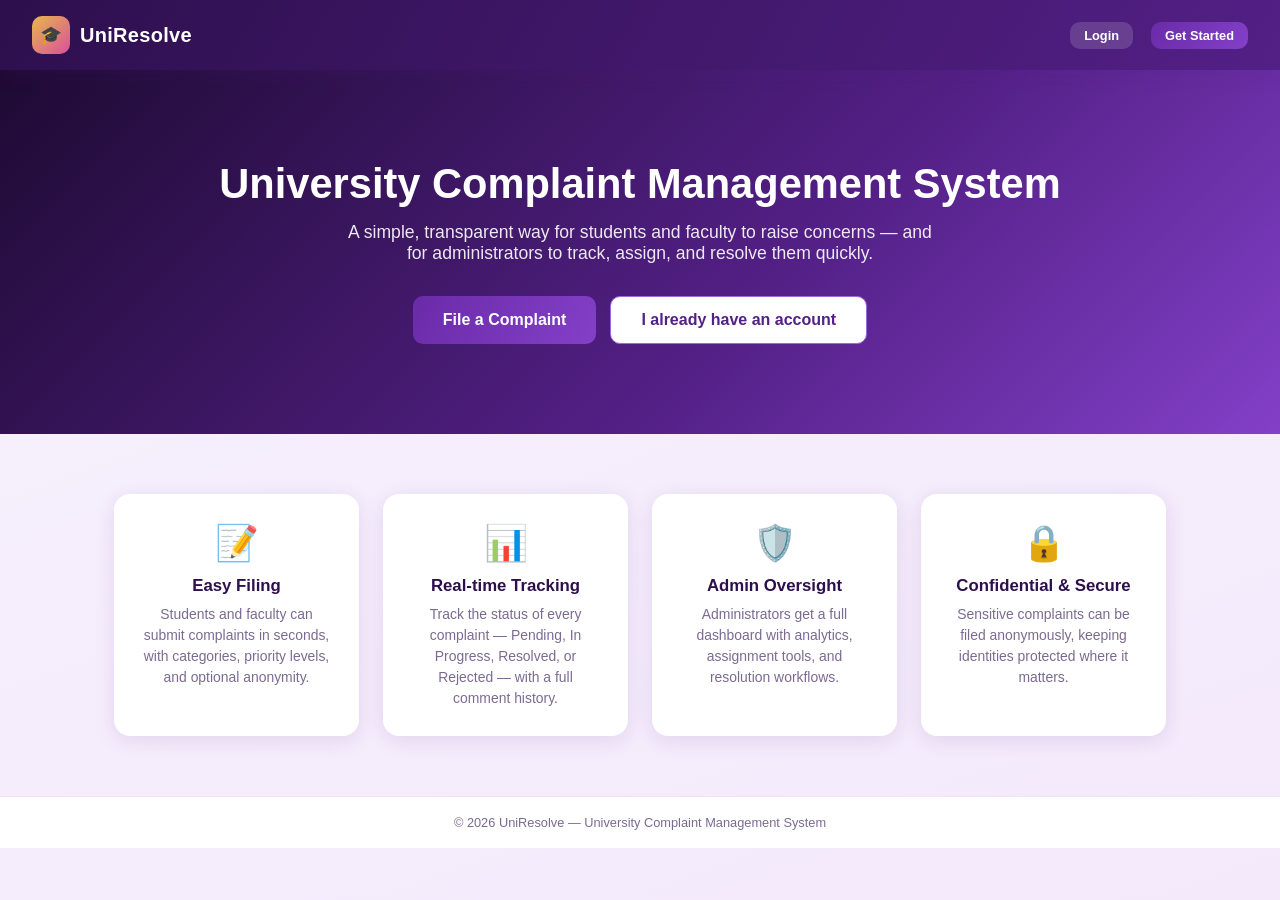
<file: frontend/index.html>
<!DOCTYPE html>
<html lang="en">
<head>
<meta charset="UTF-8" />
<meta name="viewport" content="width=device-width, initial-scale=1.0" />
<title>UniResolve — University Complaint Management System</title>
<link rel="stylesheet" href="css/style.css" />
</head>
<body>
  <div class="page-wrap">
    <header class="topbar">
      <div class="brand"><div class="brand-icon">🎓</div><span>UniResolve</span></div>
      <div class="topbar-right">
        <a href="pages/login.html" class="btn btn-ghost btn-sm">Login</a>
        <a href="pages/register.html" class="btn btn-primary btn-sm">Get Started</a>
      </div>
    </header>

    <section class="landing-hero">
      <h1>University Complaint Management System</h1>
      <p>A simple, transparent way for students and faculty to raise concerns — and for administrators to track, assign, and resolve them quickly.</p>
      <div class="hero-actions">
        <a href="pages/register.html" class="btn btn-primary">File a Complaint</a>
        <a href="pages/login.html" class="btn btn-outline" style="background:white;">I already have an account</a>
      </div>
    </section>

    <section class="features">
      <div class="feature-card">
        <div class="fc-icon">📝</div>
        <h3>Easy Filing</h3>
        <p>Students and faculty can submit complaints in seconds, with categories, priority levels, and optional anonymity.</p>
      </div>
      <div class="feature-card">
        <div class="fc-icon">📊</div>
        <h3>Real-time Tracking</h3>
        <p>Track the status of every complaint — Pending, In Progress, Resolved, or Rejected — with a full comment history.</p>
      </div>
      <div class="feature-card">
        <div class="fc-icon">🛡️</div>
        <h3>Admin Oversight</h3>
        <p>Administrators get a full dashboard with analytics, assignment tools, and resolution workflows.</p>
      </div>
      <div class="feature-card">
        <div class="fc-icon">🔒</div>
        <h3>Confidential & Secure</h3>
        <p>Sensitive complaints can be filed anonymously, keeping identities protected where it matters.</p>
      </div>
    </section>

    <footer class="site-footer">© 2026 UniResolve — University Complaint Management System</footer>
  </div>
</body>
</html>
</file>
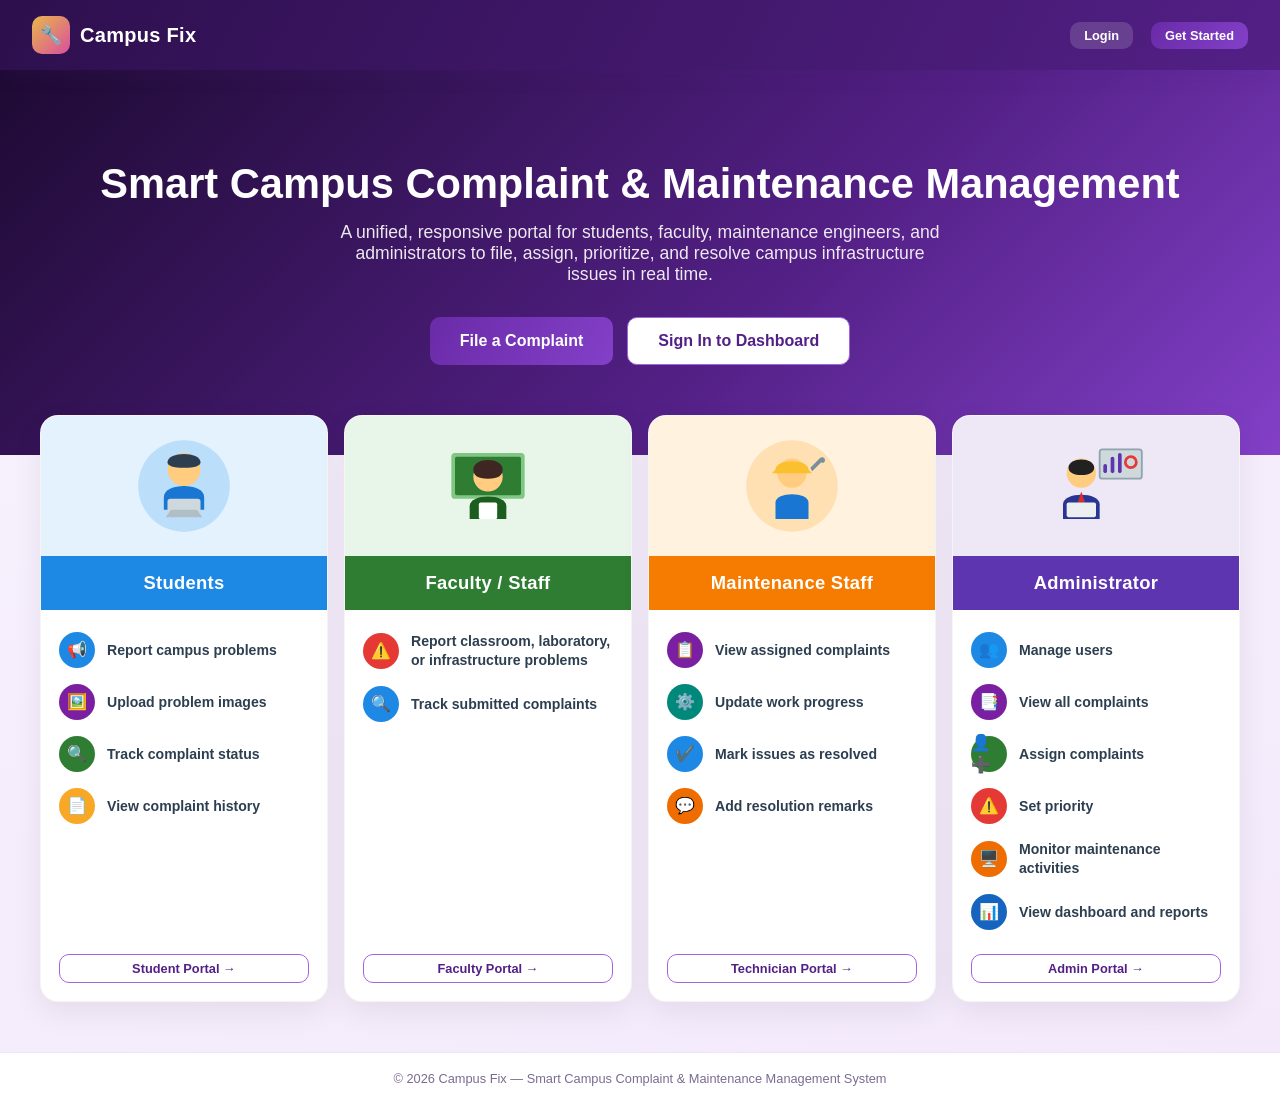
<file: src/main/webapp/index.html>
<!DOCTYPE html>
<html lang="en">
<head>
<meta charset="UTF-8" />
<meta name="viewport" content="width=device-width, initial-scale=1.0" />
<title>Campus Fix — Smart Campus Complaint and Maintenance Management System</title>
<link rel="stylesheet" href="css/style.css" />
</head>
<body>
  <div class="page-wrap">
    <header class="topbar">
      <div class="brand"><div class="brand-icon">🔧</div><span>Campus Fix</span></div>
      <div class="topbar-right">
        <a href="pages/login.html" class="btn btn-ghost btn-sm">Login</a>
        <a href="pages/register.html" class="btn btn-primary btn-sm">Get Started</a>
      </div>
    </header>

    <section class="landing-hero">
      <h1>Smart Campus Complaint & Maintenance Management</h1>
      <p>A unified, responsive portal for students, faculty, maintenance engineers, and administrators to file, assign, prioritize, and resolve campus infrastructure issues in real time.</p>
      <div class="hero-actions">
        <a href="pages/register.html" class="btn btn-primary">File a Complaint</a>
        <a href="pages/login.html" class="btn btn-outline" style="background:white;">Sign In to Dashboard</a>
      </div>
    </section>

    <!-- 4-Role Role Matrix Section directly matching user reference design -->
    <section class="role-matrix-section">
      <div class="role-matrix-grid">

        <!-- 1. Students -->
        <div class="role-col-card">
          <div class="role-col-illustration role-ill-blue">
            <svg width="110" height="110" viewBox="0 0 120 120" fill="none">
              <circle cx="60" cy="60" r="50" fill="#bbdefb" />
              <!-- Student with backpack and laptop -->
              <circle cx="60" cy="42" r="18" fill="#ffcc80" />
              <path d="M42 34 C42 22, 78 22, 78 34 C78 38, 72 40, 60 40 C48 40, 42 38, 42 34 Z" fill="#2c3e50" />
              <path d="M38 72 C38 56, 82 56, 82 72 L82 86 L38 86 Z" fill="#1976d2" />
              <rect x="42" y="74" width="36" height="20" rx="3" fill="#cfd8dc" />
              <polygon points="40,94 80,94 74,86 46,86" fill="#b0bec5" />
            </svg>
          </div>
          <div class="role-col-header-banner role-banner-blue">Students</div>
          <div class="role-col-features">
            <div class="role-feat-item">
              <div class="role-feat-icon icon-blue">📢</div>
              <span>Report campus problems</span>
            </div>
            <div class="role-feat-item">
              <div class="role-feat-icon icon-purple">🖼️</div>
              <span>Upload problem images</span>
            </div>
            <div class="role-feat-item">
              <div class="role-feat-icon icon-green">🔍</div>
              <span>Track complaint status</span>
            </div>
            <div class="role-feat-item">
              <div class="role-feat-icon icon-gold">📄</div>
              <span>View complaint history</span>
            </div>
          </div>
          <div class="role-card-footer">
            <a href="pages/login.html" class="btn btn-outline btn-block btn-sm" onclick="localStorage.setItem('quick_role', 'student')">Student Portal &rarr;</a>
          </div>
        </div>

        <!-- 2. Faculty / Staff -->
        <div class="role-col-card">
          <div class="role-col-illustration role-ill-green">
            <svg width="110" height="110" viewBox="0 0 120 120" fill="none">
              <rect x="20" y="24" width="80" height="50" rx="4" fill="#81c784" />
              <rect x="24" y="28" width="72" height="42" rx="2" fill="#2e7d32" />
              <!-- Teacher/Faculty figure -->
              <circle cx="60" cy="50" r="16" fill="#ffcc80" />
              <path d="M44 42 C44 28, 76 28, 76 42 C76 48, 72 52, 60 52 C48 52, 44 48, 44 42 Z" fill="#3e2723" />
              <path d="M40 82 C40 68, 80 68, 80 82 L80 96 L40 96 Z" fill="#1b5e20" />
              <rect x="50" y="78" width="20" height="18" rx="2" fill="#fff" />
            </svg>
          </div>
          <div class="role-col-header-banner role-banner-green">Faculty / Staff</div>
          <div class="role-col-features">
            <div class="role-feat-item">
              <div class="role-feat-icon icon-red">⚠️</div>
              <span>Report classroom, laboratory, or infrastructure problems</span>
            </div>
            <div class="role-feat-item">
              <div class="role-feat-icon icon-blue">🔍</div>
              <span>Track submitted complaints</span>
            </div>
          </div>
          <div class="role-card-footer">
            <a href="pages/login.html" class="btn btn-outline btn-block btn-sm" onclick="localStorage.setItem('quick_role', 'faculty')">Faculty Portal &rarr;</a>
          </div>
        </div>

        <!-- 3. Maintenance Staff -->
        <div class="role-col-card">
          <div class="role-col-illustration role-ill-orange">
            <svg width="110" height="110" viewBox="0 0 120 120" fill="none">
              <circle cx="60" cy="60" r="50" fill="#ffe0b2" />
              <!-- Technician with yellow helmet and wrench -->
              <circle cx="60" cy="46" r="16" fill="#ffcc80" />
              <path d="M42 42 C42 30, 78 30, 78 42 L82 46 L38 46 Z" fill="#fbc02d" />
              <path d="M42 78 C42 66, 78 66, 78 78 L78 96 L42 96 Z" fill="#1976d2" />
              <!-- Wrench -->
              <path d="M82 44 L92 34 C94 36, 96 34, 96 32 C96 28, 92 28, 90 30 L80 40 Z" fill="#78909c" />
            </svg>
          </div>
          <div class="role-col-header-banner role-banner-orange">Maintenance Staff</div>
          <div class="role-col-features">
            <div class="role-feat-item">
              <div class="role-feat-icon icon-purple">📋</div>
              <span>View assigned complaints</span>
            </div>
            <div class="role-feat-item">
              <div class="role-feat-icon icon-teal">⚙️</div>
              <span>Update work progress</span>
            </div>
            <div class="role-feat-item">
              <div class="role-feat-icon icon-blue">✔️</div>
              <span>Mark issues as resolved</span>
            </div>
            <div class="role-feat-item">
              <div class="role-feat-icon icon-orange">💬</div>
              <span>Add resolution remarks</span>
            </div>
          </div>
          <div class="role-card-footer">
            <a href="pages/login.html" class="btn btn-outline btn-block btn-sm" onclick="localStorage.setItem('quick_role', 'maintenance')">Technician Portal &rarr;</a>
          </div>
        </div>

        <!-- 4. Administrator -->
        <div class="role-col-card">
          <div class="role-col-illustration role-ill-purple">
            <svg width="110" height="110" viewBox="0 0 120 120" fill="none">
              <!-- Admin dashboard monitor behind user -->
              <rect x="64" y="20" width="46" height="32" rx="3" fill="#cfd8dc" stroke="#90a4ae" stroke-width="2" />
              <line x1="70" y1="38" x2="70" y2="44" stroke="#5e35b1" stroke-width="4" stroke-linecap="round" />
              <line x1="78" y1="30" x2="78" y2="44" stroke="#5e35b1" stroke-width="4" stroke-linecap="round" />
              <line x1="86" y1="26" x2="86" y2="44" stroke="#5e35b1" stroke-width="4" stroke-linecap="round" />
              <circle cx="98" cy="34" r="6" stroke="#e53935" stroke-width="3" fill="none" />
              <!-- Admin in suit with laptop -->
              <circle cx="44" cy="46" r="16" fill="#ffcc80" />
              <path d="M30 40 C30 28, 58 28, 58 40 C58 44, 54 48, 44 48 C34 48, 30 44, 30 40 Z" fill="#212121" />
              <path d="M24 80 C24 66, 64 66, 64 80 L64 96 L24 96 Z" fill="#283593" />
              <polygon points="44,66 40,78 48,78" fill="#d32f2f" />
              <rect x="28" y="78" width="32" height="16" rx="2" fill="#eceff1" />
            </svg>
          </div>
          <div class="role-col-header-banner role-banner-purple">Administrator</div>
          <div class="role-col-features">
            <div class="role-feat-item">
              <div class="role-feat-icon icon-blue">👥</div>
              <span>Manage users</span>
            </div>
            <div class="role-feat-item">
              <div class="role-feat-icon icon-purple">📑</div>
              <span>View all complaints</span>
            </div>
            <div class="role-feat-item">
              <div class="role-feat-icon icon-green">👤➕</div>
              <span>Assign complaints</span>
            </div>
            <div class="role-feat-item">
              <div class="role-feat-icon icon-red">⚠️</div>
              <span>Set priority</span>
            </div>
            <div class="role-feat-item">
              <div class="role-feat-icon icon-orange">🖥️</div>
              <span>Monitor maintenance activities</span>
            </div>
            <div class="role-feat-item">
              <div class="role-feat-icon icon-deepblue">📊</div>
              <span>View dashboard and reports</span>
            </div>
          </div>
          <div class="role-card-footer">
            <a href="pages/login.html" class="btn btn-outline btn-block btn-sm" onclick="localStorage.setItem('quick_role', 'admin')">Admin Portal &rarr;</a>
          </div>
        </div>

      </div>
    </section>

    <footer class="site-footer">© 2026 Campus Fix — Smart Campus Complaint & Maintenance Management System</footer>
  </div>
</body>
</html>
</file>
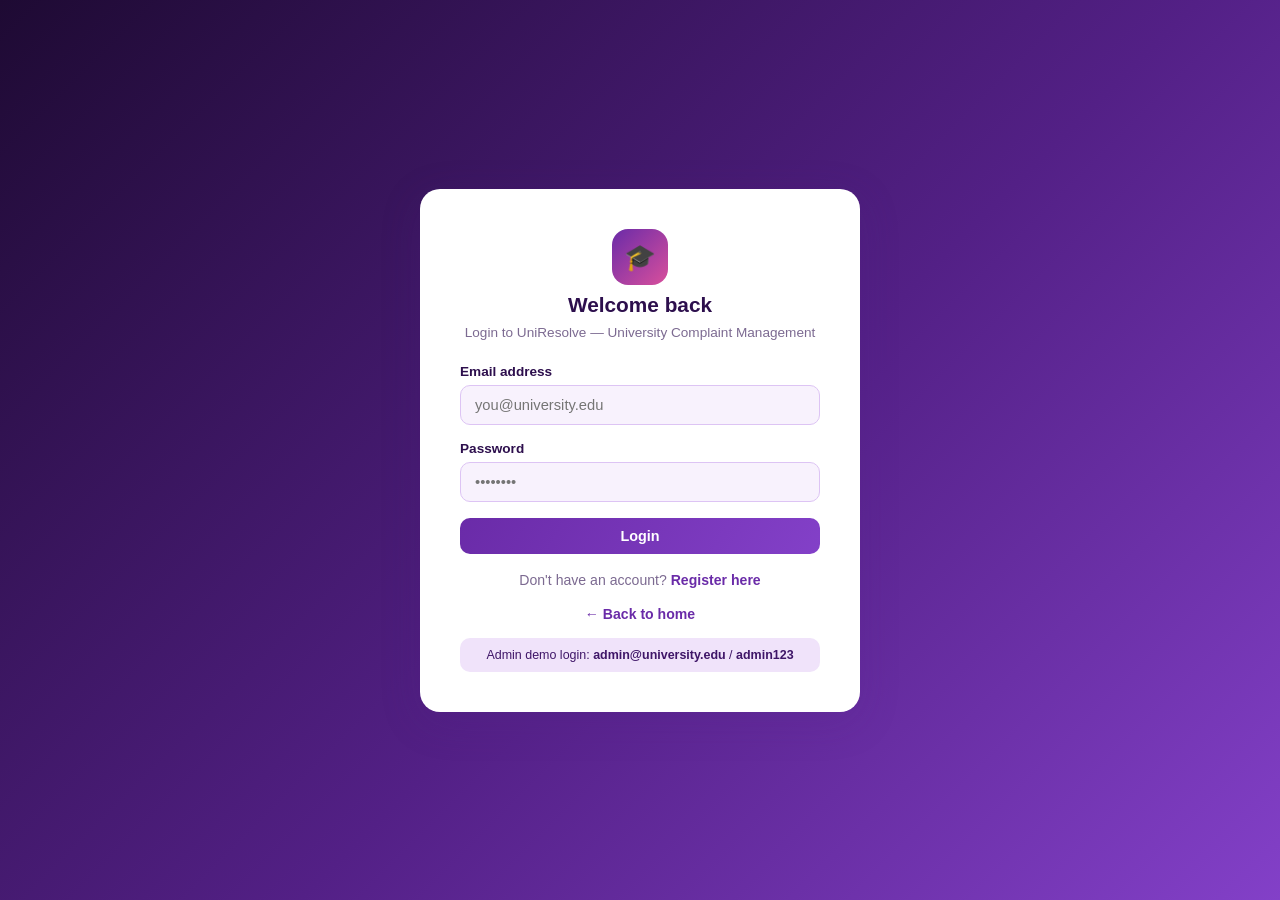
<file: frontend/pages/admin-dashboard.html>
<!DOCTYPE html>
<html lang="en">
<head>
<meta charset="UTF-8" />
<meta name="viewport" content="width=device-width, initial-scale=1.0" />
<title>Admin Dashboard — UniResolve</title>
<link rel="stylesheet" href="../css/style.css" />
</head>
<body>
  <div class="page-wrap">
    <header class="topbar" id="topbar"></header>

    <div class="dash-layout">
      <aside class="sidebar">
        <div class="nav-item active" data-view="overview">📊 Overview</div>
        <div class="nav-item" data-view="allComplaints">📋 All Complaints</div>
        <div class="nav-item" data-view="users">👥 Users</div>
      </aside>

      <main class="dash-main">
        <!-- Overview -->
        <div id="viewOverview">
          <div class="page-header">
            <div>
              <h2>Admin Overview</h2>
              <p>Snapshot of complaint activity across the university.</p>
            </div>
          </div>
          <div class="stat-grid" id="statGrid"></div>

          <div class="card">
            <h3 style="color:var(--purple-900);margin-bottom:14px;font-size:1.05rem;">Recent Complaints</h3>
            <div id="recentList"></div>
          </div>
        </div>

        <!-- All complaints -->
        <div id="viewAllComplaints" style="display:none;">
          <div class="page-header">
            <div>
              <h2>All Complaints</h2>
              <p>Review, assign, and resolve complaints from students and faculty.</p>
            </div>
          </div>
          <div class="filter-bar">
            <select id="statusFilter">
              <option value="All">All Statuses</option>
              <option>Pending</option>
              <option>In Progress</option>
              <option>Resolved</option>
              <option>Rejected</option>
            </select>
            <select id="categoryFilter">
              <option value="All">All Categories</option>
            </select>
            <input type="text" id="searchInput" placeholder="Search complaints..." />
          </div>
          <div id="complaintList"></div>
        </div>

        <!-- Users -->
        <div id="viewUsers" style="display:none;">
          <div class="page-header">
            <div>
              <h2>Registered Users</h2>
              <p>All students, faculty, and admin accounts. Use a user's ID to assign complaints to them.</p>
            </div>
          </div>
          <div class="card">
            <table style="width:100%;border-collapse:collapse;font-size:0.87rem;">
              <thead>
                <tr style="text-align:left;border-bottom:2px solid var(--purple-100);color:var(--purple-800);">
                  <th style="padding:10px;">ID</th>
                  <th style="padding:10px;">Name</th>
                  <th style="padding:10px;">Email</th>
                  <th style="padding:10px;">Role</th>
                  <th style="padding:10px;">Department</th>
                  <th style="padding:10px;">Joined</th>
                </tr>
              </thead>
              <tbody id="usersTableBody"></tbody>
            </table>
          </div>
        </div>
      </main>
    </div>

    <footer class="site-footer">© 2026 UniResolve — University Complaint Management System</footer>
  </div>

  <div class="modal-overlay" id="modalOverlay">
    <div class="modal-box">
      <div class="modal-header">
        <h3>Complaint Details</h3>
        <button class="modal-close" onclick="closeModal()">✕</button>
      </div>
      <div class="modal-body" id="modalBody"></div>
    </div>
  </div>

  <script src="../js/api.js"></script>
  <script src="../js/complaint-ui.js"></script>
  <script>
    let currentUser = null;
    let currentView = "overview";

    function switchView(view) {
      currentView = view;
      document.getElementById("viewOverview").style.display = view === "overview" ? "block" : "none";
      document.getElementById("viewAllComplaints").style.display = view === "allComplaints" ? "block" : "none";
      document.getElementById("viewUsers").style.display = view === "users" ? "block" : "none";
      document.querySelectorAll(".nav-item").forEach(n => n.classList.toggle("active", n.dataset.view === view));
      loadDashboardData();
    }

    async function loadDashboardData() {
      if (currentView === "overview") return loadOverview();
      if (currentView === "allComplaints") return loadAllComplaints();
      if (currentView === "users") return loadUsers();
    }

    async function loadOverview() {
      const stats = await api.adminStats();
      const statusOrder = ["Pending", "In Progress", "Resolved", "Rejected"];
      const classes = { "Pending": "pending", "In Progress": "progress", "Resolved": "resolved", "Rejected": "rejected" };
      const grid = document.getElementById("statGrid");
      grid.innerHTML = `
        <div class="stat-card">
          <div class="stat-value">${stats.total}</div>
          <div class="stat-label">Total Complaints</div>
        </div>
        ${statusOrder.map(s => `
          <div class="stat-card ${classes[s]}">
            <div class="stat-value">${stats.by_status[s] || 0}</div>
            <div class="stat-label">${s}</div>
          </div>
        `).join("")}
      `;
      renderComplaintList(document.getElementById("recentList"), stats.recent, currentUser);
    }

    async function loadAllComplaints() {
      const status = document.getElementById("statusFilter").value;
      const category = document.getElementById("categoryFilter").value;
      const search = document.getElementById("searchInput").value;
      const { complaints } = await api.listComplaints({ status, category, search });
      renderComplaintList(document.getElementById("complaintList"), complaints, currentUser);
    }

    async function loadUsers() {
      const { users } = await api.adminUsers();
      document.getElementById("usersTableBody").innerHTML = users.map(u => `
        <tr style="border-bottom:1px solid var(--purple-50);">
          <td style="padding:10px;">${u.id}</td>
          <td style="padding:10px;">${escapeHtml(u.name)}</td>
          <td style="padding:10px;">${escapeHtml(u.email)}</td>
          <td style="padding:10px;"><span class="role-badge" style="background:var(--purple-100);color:var(--purple-700);">${u.role}</span></td>
          <td style="padding:10px;">${escapeHtml(u.department || "-")}</td>
          <td style="padding:10px;">${formatDate(u.created_at)}</td>
        </tr>
      `).join("");
    }

    (async () => {
      currentUser = await requireAuth(["admin"]);
      if (!currentUser) return;
      await renderTopbar(currentUser, "overview");

      const { categories } = await api.meta();
      document.getElementById("categoryFilter").innerHTML += categories.map(c => `<option>${c}</option>`).join("");

      document.querySelectorAll(".nav-item").forEach(item => {
        item.addEventListener("click", () => switchView(item.dataset.view));
      });

      document.getElementById("statusFilter").addEventListener("change", loadDashboardData);
      document.getElementById("categoryFilter").addEventListener("change", loadDashboardData);
      document.getElementById("searchInput").addEventListener("input", debounce(loadDashboardData, 350));

      await loadOverview();
    })();

    function debounce(fn, ms) {
      let t;
      return (...args) => { clearTimeout(t); t = setTimeout(() => fn(...args), ms); };
    }

    document.getElementById("modalOverlay").addEventListener("click", (e) => {
      if (e.target.id === "modalOverlay") closeModal();
    });
  </script>
</body>
</html>
</file>
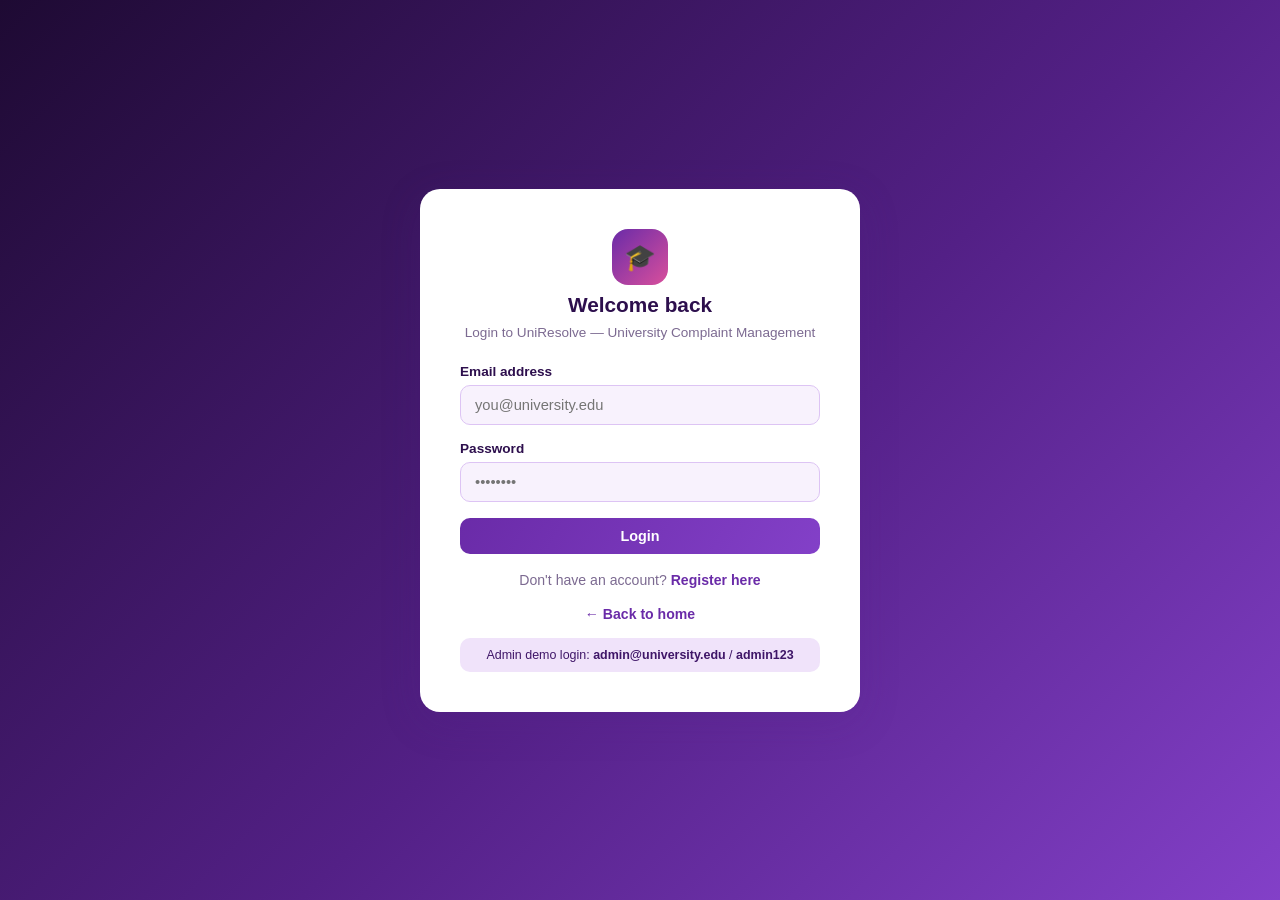
<file: frontend/pages/faculty-dashboard.html>
<!DOCTYPE html>
<html lang="en">
<head>
<meta charset="UTF-8" />
<meta name="viewport" content="width=device-width, initial-scale=1.0" />
<title>Faculty Dashboard — UniResolve</title>
<link rel="stylesheet" href="../css/style.css" />
</head>
<body>
  <div class="page-wrap">
    <header class="topbar" id="topbar"></header>

    <div class="dash-layout">
      <aside class="sidebar">
        <div class="nav-item active" data-view="myComplaints">📋 My Complaints</div>
        <div class="nav-item" data-view="newComplaint">➕ File Complaint</div>
      </aside>

      <main class="dash-main">
        <div id="viewMyComplaints">
          <div class="page-header">
            <div>
              <h2>My Complaints</h2>
              <p>Track the status of complaints you've filed.</p>
            </div>
          </div>
          <div class="filter-bar">
            <select id="statusFilter">
              <option value="All">All Statuses</option>
              <option>Pending</option>
              <option>In Progress</option>
              <option>Resolved</option>
              <option>Rejected</option>
            </select>
            <input type="text" id="searchInput" placeholder="Search my complaints..." />
          </div>
          <div id="complaintList"></div>
        </div>

        <div id="viewNewComplaint" style="display:none;">
          <div class="page-header">
            <div>
              <h2>File a New Complaint</h2>
              <p>Describe your issue clearly — this helps admins resolve it faster.</p>
            </div>
          </div>
          <div class="card" style="max-width:640px;">
            <div class="alert alert-error" id="formError"></div>
            <div class="alert alert-success" id="formSuccess"></div>
            <form id="complaintForm">
              <div class="form-group">
                <label>Title</label>
                <input type="text" id="title" placeholder="Brief summary of your issue" required />
              </div>
              <div class="form-row">
                <div class="form-group">
                  <label>Category</label>
                  <select id="category"></select>
                </div>
                <div class="form-group">
                  <label>Priority</label>
                  <select id="priority">
                    <option>Low</option>
                    <option selected>Medium</option>
                    <option>High</option>
                    <option>Urgent</option>
                  </select>
                </div>
              </div>
              <div class="form-group">
                <label>Description</label>
                <textarea id="description" placeholder="Explain the issue in detail..." required></textarea>
              </div>
              <div class="checkbox-row" style="margin-bottom:16px;">
                <input type="checkbox" id="isAnonymous" />
                <label for="isAnonymous" style="margin:0;font-weight:500;">File this complaint anonymously (hide my name from students, visible to admin)</label>
              </div>
              <button type="submit" class="btn btn-primary" id="submitBtn">Submit Complaint</button>
            </form>
          </div>
        </div>
      </main>
    </div>

    <footer class="site-footer">© 2026 UniResolve — University Complaint Management System</footer>
  </div>

  <div class="modal-overlay" id="modalOverlay">
    <div class="modal-box">
      <div class="modal-header">
        <h3>Complaint Details</h3>
        <button class="modal-close" onclick="closeModal()">✕</button>
      </div>
      <div class="modal-body" id="modalBody"></div>
    </div>
  </div>

  <script src="../js/api.js"></script>
  <script src="../js/complaint-ui.js"></script>
  <script>
    let currentUser = null;

    async function loadDashboardData() {
      const status = document.getElementById("statusFilter").value;
      const search = document.getElementById("searchInput").value;
      const { complaints } = await api.listComplaints({ status, search });
      renderComplaintList(document.getElementById("complaintList"), complaints, currentUser);
    }

    function switchView(view) {
      document.getElementById("viewMyComplaints").style.display = view === "myComplaints" ? "block" : "none";
      document.getElementById("viewNewComplaint").style.display = view === "newComplaint" ? "block" : "none";
      document.querySelectorAll(".nav-item").forEach(n => n.classList.toggle("active", n.dataset.view === view));
    }

    (async () => {
      currentUser = await requireAuth(["faculty"]);
      if (!currentUser) return;
      await renderTopbar(currentUser, "myComplaints");

      const { categories } = await api.meta();
      document.getElementById("category").innerHTML = categories.map(c => `<option>${c}</option>`).join("");

      document.querySelectorAll(".nav-item").forEach(item => {
        item.addEventListener("click", () => switchView(item.dataset.view));
      });

      document.getElementById("statusFilter").addEventListener("change", loadDashboardData);
      document.getElementById("searchInput").addEventListener("input", debounce(loadDashboardData, 350));

      document.getElementById("complaintForm").addEventListener("submit", async (e) => {
        e.preventDefault();
        const formError = document.getElementById("formError");
        const formSuccess = document.getElementById("formSuccess");
        formError.classList.remove("show"); formSuccess.classList.remove("show");
        const btn = document.getElementById("submitBtn");
        btn.disabled = true; btn.textContent = "Submitting...";

        try {
          await api.createComplaint({
            title: document.getElementById("title").value.trim(),
            description: document.getElementById("description").value.trim(),
            category: document.getElementById("category").value,
            priority: document.getElementById("priority").value,
            is_anonymous: document.getElementById("isAnonymous").checked,
          });
          formSuccess.textContent = "Complaint filed successfully!";
          formSuccess.classList.add("show");
          document.getElementById("complaintForm").reset();
          setTimeout(() => switchView("myComplaints"), 900);
          loadDashboardData();
        } catch (err) {
          formError.textContent = err.message;
          formError.classList.add("show");
        } finally {
          btn.disabled = false; btn.textContent = "Submit Complaint";
        }
      });

      await loadDashboardData();
    })();

    function debounce(fn, ms) {
      let t;
      return (...args) => { clearTimeout(t); t = setTimeout(() => fn(...args), ms); };
    }

    document.getElementById("modalOverlay").addEventListener("click", (e) => {
      if (e.target.id === "modalOverlay") closeModal();
    });
  </script>
</body>
</html>
</file>
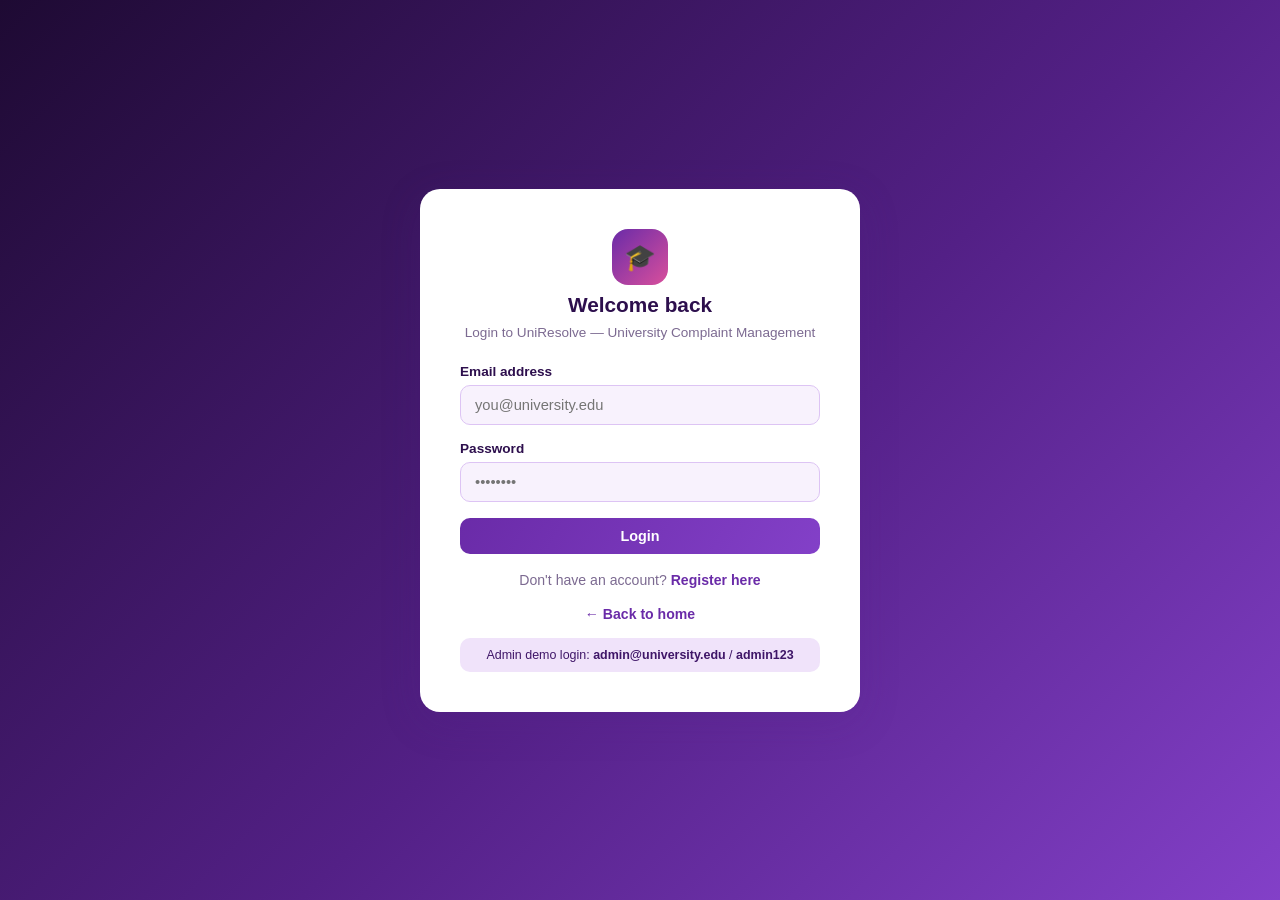
<file: frontend/pages/login.html>
<!DOCTYPE html>
<html lang="en">
<head>
<meta charset="UTF-8" />
<meta name="viewport" content="width=device-width, initial-scale=1.0" />
<title>Login — UniResolve</title>
<link rel="stylesheet" href="../css/style.css" />
</head>
<body>
  <div class="auth-wrap">
    <div class="auth-card">
      <div class="auth-logo">
        <div class="brand-icon">🎓</div>
        <h1>Welcome back</h1>
        <p>Login to UniResolve — University Complaint Management</p>
      </div>

      <div class="alert alert-error" id="errorAlert"></div>

      <form id="loginForm">
        <div class="form-group">
          <label>Email address</label>
          <input type="email" id="email" placeholder="you@university.edu" required />
        </div>
        <div class="form-group">
          <label>Password</label>
          <input type="password" id="password" placeholder="••••••••" required />
        </div>
        <button type="submit" class="btn btn-primary btn-block" id="loginBtn">Login</button>
      </form>

      <p class="auth-switch">Don't have an account? <a href="register.html">Register here</a></p>
      <p class="auth-switch"><a href="../index.html">&larr; Back to home</a></p>

      <div class="demo-hint">Admin demo login: <strong>admin@university.edu</strong> / <strong>admin123</strong></div>
    </div>
  </div>

  <script src="../js/api.js"></script>
  <script>
    document.getElementById("loginForm").addEventListener("submit", async (e) => {
      e.preventDefault();
      const errorAlert = document.getElementById("errorAlert");
      errorAlert.classList.remove("show");
      const btn = document.getElementById("loginBtn");
      btn.disabled = true; btn.textContent = "Logging in...";

      try {
        const { user } = await api.login({
          email: document.getElementById("email").value.trim(),
          password: document.getElementById("password").value,
        });
        window.location.href = dashboardUrlForRole(user.role);
      } catch (err) {
        errorAlert.textContent = err.message;
        errorAlert.classList.add("show");
        btn.disabled = false; btn.textContent = "Login";
      }
    });

    // If already logged in, redirect straight to dashboard
    (async () => {
      try {
        const { user } = await api.me();
        if (user) window.location.href = dashboardUrlForRole(user.role);
      } catch (e) {}
    })();
  </script>
</body>
</html>
</file>
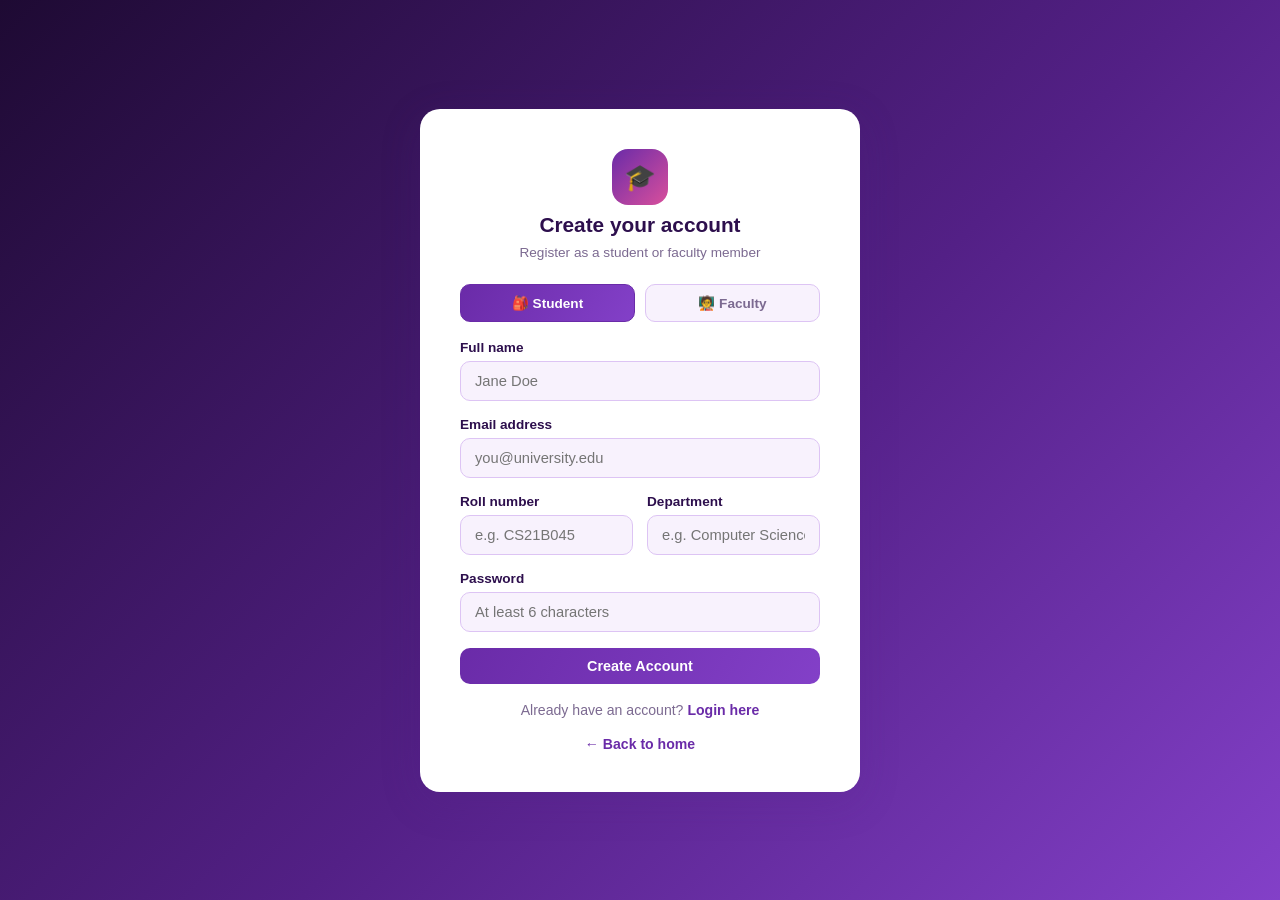
<file: frontend/pages/register.html>
<!DOCTYPE html>
<html lang="en">
<head>
<meta charset="UTF-8" />
<meta name="viewport" content="width=device-width, initial-scale=1.0" />
<title>Register — UniResolve</title>
<link rel="stylesheet" href="../css/style.css" />
</head>
<body>
  <div class="auth-wrap">
    <div class="auth-card">
      <div class="auth-logo">
        <div class="brand-icon">🎓</div>
        <h1>Create your account</h1>
        <p>Register as a student or faculty member</p>
      </div>

      <div class="alert alert-error" id="errorAlert"></div>

      <div class="role-toggle">
        <button type="button" class="active" data-role="student">🎒 Student</button>
        <button type="button" data-role="faculty">🧑‍🏫 Faculty</button>
      </div>

      <form id="registerForm">
        <div class="form-group">
          <label>Full name</label>
          <input type="text" id="name" placeholder="Jane Doe" required />
        </div>
        <div class="form-group">
          <label>Email address</label>
          <input type="email" id="email" placeholder="you@university.edu" required />
        </div>
        <div class="form-row">
          <div class="form-group">
            <label id="idLabel">Roll number</label>
            <input type="text" id="idNumber" placeholder="e.g. CS21B045" />
          </div>
          <div class="form-group">
            <label>Department</label>
            <input type="text" id="department" placeholder="e.g. Computer Science" />
          </div>
        </div>
        <div class="form-group">
          <label>Password</label>
          <input type="password" id="password" placeholder="At least 6 characters" required />
        </div>
        <button type="submit" class="btn btn-primary btn-block" id="registerBtn">Create Account</button>
      </form>

      <p class="auth-switch">Already have an account? <a href="login.html">Login here</a></p>
      <p class="auth-switch"><a href="../index.html">&larr; Back to home</a></p>
    </div>
  </div>

  <script src="../js/api.js"></script>
  <script>
    let selectedRole = "student";
    document.querySelectorAll(".role-toggle button").forEach(btn => {
      btn.addEventListener("click", () => {
        document.querySelectorAll(".role-toggle button").forEach(b => b.classList.remove("active"));
        btn.classList.add("active");
        selectedRole = btn.dataset.role;
        document.getElementById("idLabel").textContent = selectedRole === "student" ? "Roll number" : "Employee ID";
      });
    });

    document.getElementById("registerForm").addEventListener("submit", async (e) => {
      e.preventDefault();
      const errorAlert = document.getElementById("errorAlert");
      errorAlert.classList.remove("show");
      const btn = document.getElementById("registerBtn");
      btn.disabled = true; btn.textContent = "Creating account...";

      try {
        const { user } = await api.register({
          name: document.getElementById("name").value.trim(),
          email: document.getElementById("email").value.trim(),
          password: document.getElementById("password").value,
          role: selectedRole,
          department: document.getElementById("department").value.trim(),
          id_number: document.getElementById("idNumber").value.trim(),
        });
        window.location.href = dashboardUrlForRole(user.role);
      } catch (err) {
        errorAlert.textContent = err.message;
        errorAlert.classList.add("show");
        btn.disabled = false; btn.textContent = "Create Account";
      }
    });
  </script>
</body>
</html>
</file>
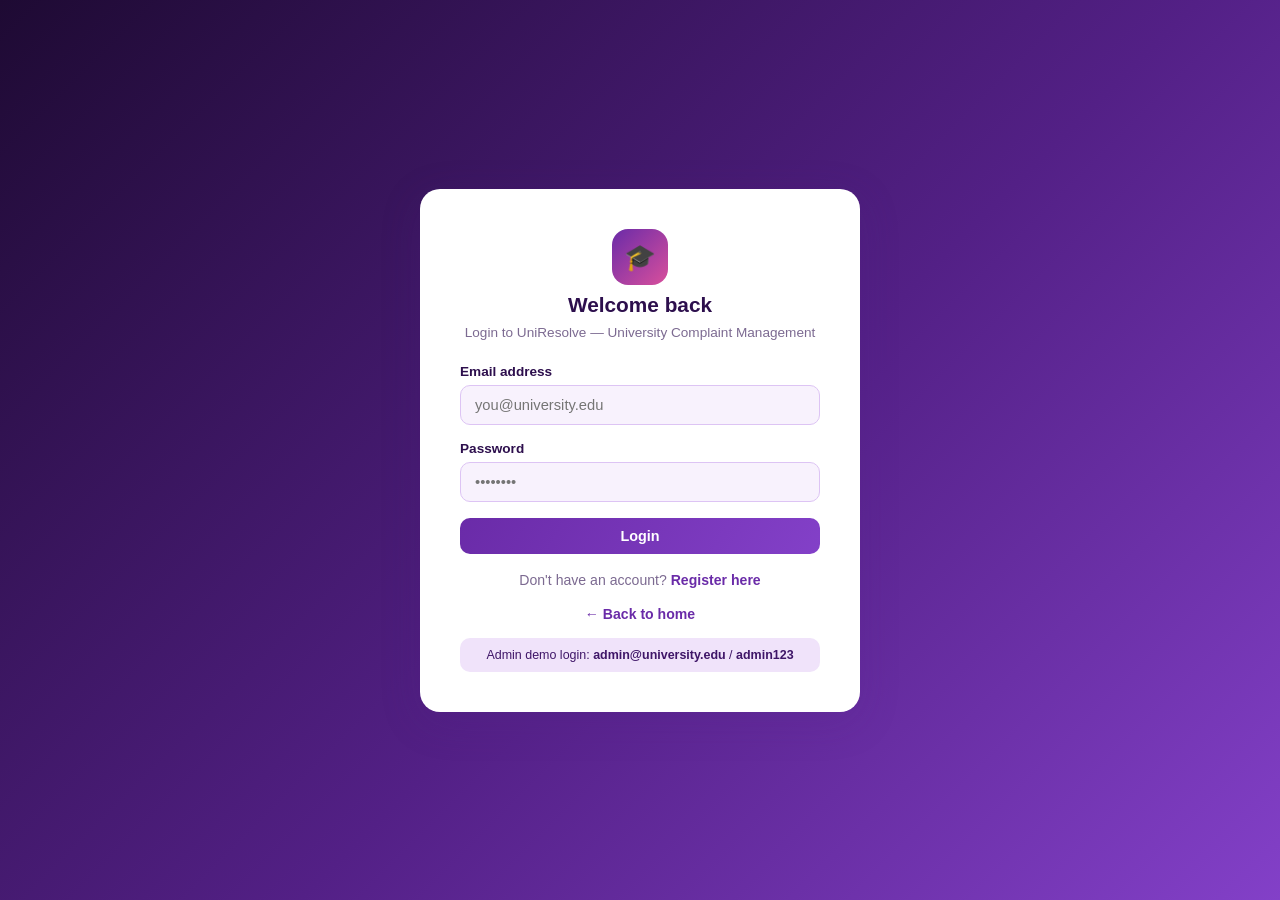
<file: frontend/pages/student-dashboard.html>
<!DOCTYPE html>
<html lang="en">
<head>
<meta charset="UTF-8" />
<meta name="viewport" content="width=device-width, initial-scale=1.0" />
<title>Student Dashboard — UniResolve</title>
<link rel="stylesheet" href="../css/style.css" />
</head>
<body>
  <div class="page-wrap">
    <header class="topbar" id="topbar"></header>

    <div class="dash-layout">
      <aside class="sidebar">
        <div class="nav-item active" data-view="myComplaints">📋 My Complaints</div>
        <div class="nav-item" data-view="newComplaint">➕ File Complaint</div>
      </aside>

      <main class="dash-main">
        <div id="viewMyComplaints">
          <div class="page-header">
            <div>
              <h2>My Complaints</h2>
              <p>Track the status of complaints you've filed.</p>
            </div>
          </div>
          <div class="filter-bar">
            <select id="statusFilter">
              <option value="All">All Statuses</option>
              <option>Pending</option>
              <option>In Progress</option>
              <option>Resolved</option>
              <option>Rejected</option>
            </select>
            <input type="text" id="searchInput" placeholder="Search my complaints..." />
          </div>
          <div id="complaintList"></div>
        </div>

        <div id="viewNewComplaint" style="display:none;">
          <div class="page-header">
            <div>
              <h2>File a New Complaint</h2>
              <p>Describe your issue clearly — this helps admins resolve it faster.</p>
            </div>
          </div>
          <div class="card" style="max-width:640px;">
            <div class="alert alert-error" id="formError"></div>
            <div class="alert alert-success" id="formSuccess"></div>
            <form id="complaintForm">
              <div class="form-group">
                <label>Title</label>
                <input type="text" id="title" placeholder="Brief summary of your issue" required />
              </div>
              <div class="form-row">
                <div class="form-group">
                  <label>Category</label>
                  <select id="category"></select>
                </div>
                <div class="form-group">
                  <label>Priority</label>
                  <select id="priority">
                    <option>Low</option>
                    <option selected>Medium</option>
                    <option>High</option>
                    <option>Urgent</option>
                  </select>
                </div>
              </div>
              <div class="form-group">
                <label>Description</label>
                <textarea id="description" placeholder="Explain the issue in detail..." required></textarea>
              </div>
              <div class="checkbox-row" style="margin-bottom:16px;">
                <input type="checkbox" id="isAnonymous" />
                <label for="isAnonymous" style="margin:0;font-weight:500;">File this complaint anonymously</label>
              </div>
              <button type="submit" class="btn btn-primary" id="submitBtn">Submit Complaint</button>
            </form>
          </div>
        </div>
      </main>
    </div>

    <footer class="site-footer">© 2026 UniResolve — University Complaint Management System</footer>
  </div>

  <div class="modal-overlay" id="modalOverlay">
    <div class="modal-box">
      <div class="modal-header">
        <h3>Complaint Details</h3>
        <button class="modal-close" onclick="closeModal()">✕</button>
      </div>
      <div class="modal-body" id="modalBody"></div>
    </div>
  </div>

  <script src="../js/api.js"></script>
  <script src="../js/complaint-ui.js"></script>
  <script>
    let currentUser = null;

    async function loadDashboardData() {
      const status = document.getElementById("statusFilter").value;
      const search = document.getElementById("searchInput").value;
      const { complaints } = await api.listComplaints({ status, search });
      renderComplaintList(document.getElementById("complaintList"), complaints, currentUser);
    }

    function switchView(view) {
      document.getElementById("viewMyComplaints").style.display = view === "myComplaints" ? "block" : "none";
      document.getElementById("viewNewComplaint").style.display = view === "newComplaint" ? "block" : "none";
      document.querySelectorAll(".nav-item").forEach(n => n.classList.toggle("active", n.dataset.view === view));
    }

    (async () => {
      currentUser = await requireAuth(["student"]);
      if (!currentUser) return;
      await renderTopbar(currentUser, "myComplaints");

      const { categories } = await api.meta();
      document.getElementById("category").innerHTML = categories.map(c => `<option>${c}</option>`).join("");

      document.querySelectorAll(".nav-item").forEach(item => {
        item.addEventListener("click", () => switchView(item.dataset.view));
      });

      document.getElementById("statusFilter").addEventListener("change", loadDashboardData);
      document.getElementById("searchInput").addEventListener("input", debounce(loadDashboardData, 350));

      document.getElementById("complaintForm").addEventListener("submit", async (e) => {
        e.preventDefault();
        const formError = document.getElementById("formError");
        const formSuccess = document.getElementById("formSuccess");
        formError.classList.remove("show"); formSuccess.classList.remove("show");
        const btn = document.getElementById("submitBtn");
        btn.disabled = true; btn.textContent = "Submitting...";

        try {
          await api.createComplaint({
            title: document.getElementById("title").value.trim(),
            description: document.getElementById("description").value.trim(),
            category: document.getElementById("category").value,
            priority: document.getElementById("priority").value,
            is_anonymous: document.getElementById("isAnonymous").checked,
          });
          formSuccess.textContent = "Complaint filed successfully!";
          formSuccess.classList.add("show");
          document.getElementById("complaintForm").reset();
          setTimeout(() => switchView("myComplaints"), 900);
          loadDashboardData();
        } catch (err) {
          formError.textContent = err.message;
          formError.classList.add("show");
        } finally {
          btn.disabled = false; btn.textContent = "Submit Complaint";
        }
      });

      await loadDashboardData();
    })();

    function debounce(fn, ms) {
      let t;
      return (...args) => { clearTimeout(t); t = setTimeout(() => fn(...args), ms); };
    }

    document.getElementById("modalOverlay").addEventListener("click", (e) => {
      if (e.target.id === "modalOverlay") closeModal();
    });
  </script>
</body>
</html>
</file>
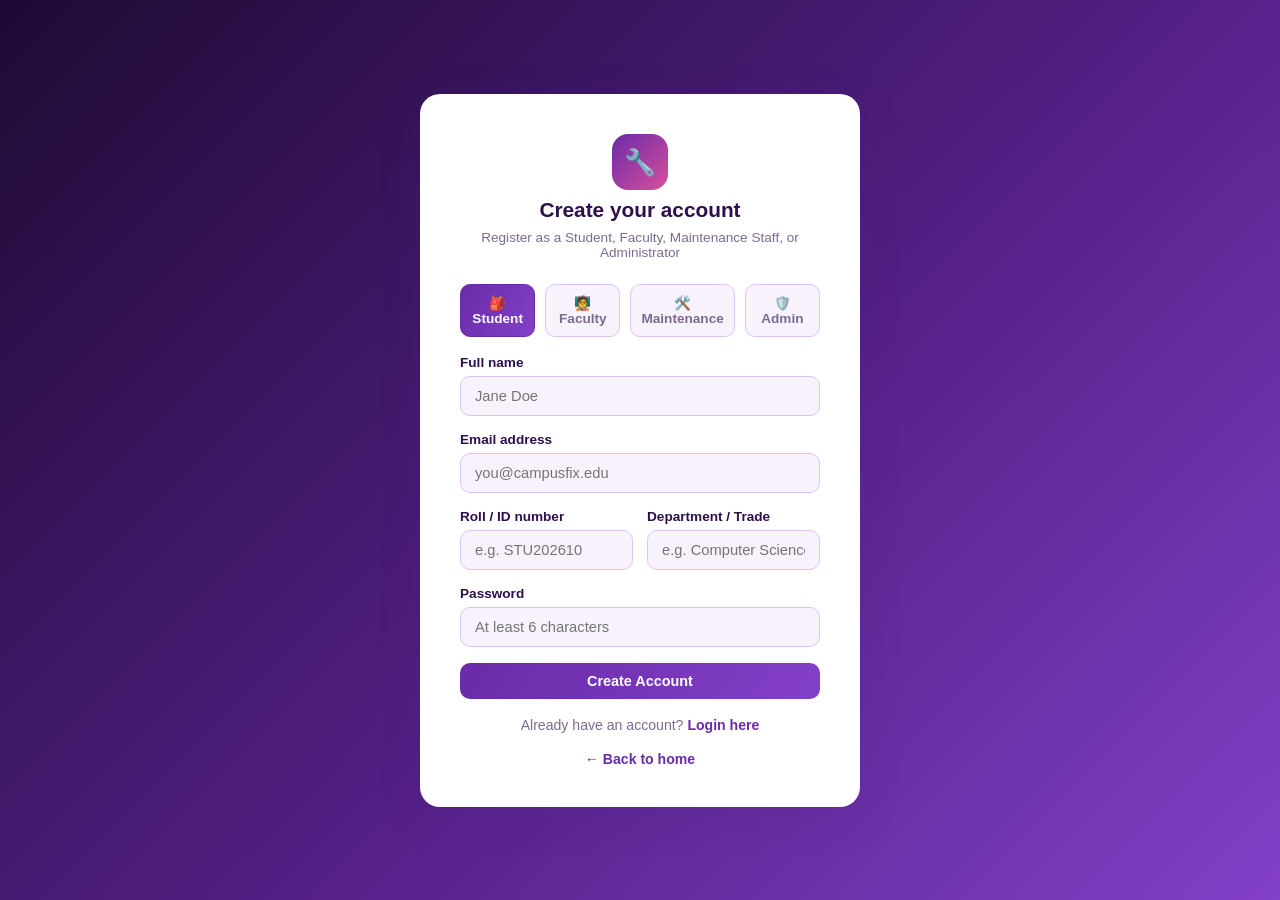
<file: src/main/webapp/pages/register.html>
<!DOCTYPE html>
<html lang="en">
<head>
<meta charset="UTF-8" />
<meta name="viewport" content="width=device-width, initial-scale=1.0" />
<title>Register — Campus Fix</title>
<link rel="stylesheet" href="../css/style.css" />
</head>
<body>
  <div class="auth-wrap">
    <div class="auth-card">
      <div class="auth-logo">
        <div class="brand-icon">🔧</div>
        <h1>Create your account</h1>
        <p>Register as a Student, Faculty, Maintenance Staff, or Administrator</p>
      </div>

      <div class="alert alert-error" id="errorAlert"></div>

      <div class="role-toggle">
        <button type="button" class="active" data-role="student">🎒 Student</button>
        <button type="button" data-role="faculty">🧑‍🏫 Faculty</button>
        <button type="button" data-role="maintenance">🛠️ Maintenance</button>
        <button type="button" data-role="admin">🛡️ Admin</button>
      </div>

      <form id="registerForm">
        <div class="form-group">
          <label>Full name</label>
          <input type="text" id="name" placeholder="Jane Doe" required />
        </div>
        <div class="form-group">
          <label>Email address</label>
          <input type="email" id="email" placeholder="you@campusfix.edu" required />
        </div>
        <div class="form-row">
          <div class="form-group">
            <label id="idLabel">Roll / ID number</label>
            <input type="text" id="idNumber" placeholder="e.g. STU202610" />
          </div>
          <div class="form-group">
            <label>Department / Trade</label>
            <input type="text" id="department" placeholder="e.g. Computer Science / Electrical" />
          </div>
        </div>
        <div class="form-group">
          <label>Password</label>
          <input type="password" id="password" placeholder="At least 6 characters" required />
        </div>
        <button type="submit" class="btn btn-primary btn-block" id="registerBtn">Create Account</button>
      </form>

      <p class="auth-switch">Already have an account? <a href="login.html">Login here</a></p>
      <p class="auth-switch"><a href="../index.html">&larr; Back to home</a></p>
    </div>
  </div>

  <script src="../js/api.js"></script>
  <script>
    let selectedRole = "student";
    document.querySelectorAll(".role-toggle button").forEach(btn => {
      btn.addEventListener("click", () => {
        document.querySelectorAll(".role-toggle button").forEach(b => b.classList.remove("active"));
        btn.classList.add("active");
        selectedRole = btn.dataset.role;
        document.getElementById("idLabel").textContent =
          selectedRole === "student" ? "Roll number" : (selectedRole === "faculty" ? "Faculty ID" : (selectedRole === "admin" ? "Admin Employee ID" : "Staff / Tech ID"));
      });
    });

    document.getElementById("registerForm").addEventListener("submit", async (e) => {
      e.preventDefault();
      const errorAlert = document.getElementById("errorAlert");
      errorAlert.classList.remove("show");
      const btn = document.getElementById("registerBtn");
      btn.disabled = true; btn.textContent = "Creating account...";

      try {
        const resp = await api.register({
          name: document.getElementById("name").value.trim(),
          email: document.getElementById("email").value.trim(),
          password: document.getElementById("password").value,
          role: selectedRole,
          department: document.getElementById("department").value.trim(),
          id_number: document.getElementById("idNumber").value.trim(),
        });
        const user = resp.data || resp.user;
        window.location.href = dashboardUrlForRole(user.role);
      } catch (err) {
        errorAlert.textContent = err.message;
        errorAlert.classList.add("show");
        btn.disabled = false; btn.textContent = "Create Account";
      }
    });
  </script>
</body>
</html>
</file>
<file: frontend/css/style.css>
:root {
  --purple-950: #1e0a33;
  --purple-900: #2d0f4d;
  --purple-800: #3f1668;
  --purple-700: #532086;
  --purple-600: #6a2ba8;
  --purple-500: #8340c8;
  --purple-400: #a166dd;
  --purple-300: #c19aeb;
  --purple-200: #ddc4f4;
  --purple-100: #f0e3fa;
  --purple-50: #f8f2fd;
  --accent-pink: #d94f9c;
  --accent-gold: #e8b84b;
  --success: #3fae6e;
  --danger: #d64545;
  --warning: #e6a13c;
  --info: #4a90c9;
  --text-dark: #241635;
  --text-muted: #7c6a91;
  --white: #ffffff;
  --shadow: 0 4px 20px rgba(83, 32, 134, 0.12);
  --shadow-lg: 0 10px 40px rgba(83, 32, 134, 0.18);
  --radius: 14px;
}

* { margin: 0; padding: 0; box-sizing: border-box; }

body {
  font-family: 'Segoe UI', Roboto, -apple-system, sans-serif;
  background: linear-gradient(160deg, var(--purple-50) 0%, #f3e9fb 100%);
  color: var(--text-dark);
  min-height: 100vh;
}

a { text-decoration: none; color: inherit; }
ul { list-style: none; }
button { font-family: inherit; cursor: pointer; border: none; }
input, select, textarea { font-family: inherit; }

/* ---------- Layout ---------- */
.page-wrap { min-height: 100vh; display: flex; flex-direction: column; }

.topbar {
  background: linear-gradient(120deg, var(--purple-900), var(--purple-700));
  color: var(--white);
  padding: 16px 32px;
  display: flex;
  align-items: center;
  justify-content: space-between;
  box-shadow: var(--shadow);
  position: sticky;
  top: 0;
  z-index: 100;
}

.brand {
  display: flex;
  align-items: center;
  gap: 10px;
  font-size: 1.25rem;
  font-weight: 700;
  letter-spacing: 0.3px;
}
.brand .brand-icon {
  width: 38px; height: 38px;
  background: linear-gradient(135deg, var(--accent-gold), var(--accent-pink));
  border-radius: 10px;
  display: flex; align-items: center; justify-content: center;
  font-size: 1.1rem;
}

.topbar-right { display: flex; align-items: center; gap: 18px; }
.user-chip {
  display: flex; align-items: center; gap: 8px;
  background: rgba(255,255,255,0.12);
  padding: 6px 14px 6px 8px;
  border-radius: 30px;
  font-size: 0.9rem;
}
.user-chip .avatar {
  width: 28px; height: 28px; border-radius: 50%;
  background: var(--accent-gold);
  color: var(--purple-950);
  display: flex; align-items: center; justify-content: center;
  font-weight: 700; font-size: 0.8rem;
}
.role-badge {
  text-transform: uppercase;
  font-size: 0.65rem;
  padding: 2px 8px;
  border-radius: 20px;
  background: rgba(255,255,255,0.2);
  letter-spacing: 0.5px;
}

.btn {
  padding: 10px 20px;
  border-radius: 10px;
  font-weight: 600;
  font-size: 0.9rem;
  transition: all 0.2s ease;
  display: inline-flex;
  align-items: center;
  gap: 8px;
}
.btn-primary { background: linear-gradient(120deg, var(--purple-600), var(--purple-500)); color: var(--white); }
.btn-primary:hover { background: linear-gradient(120deg, var(--purple-700), var(--purple-600)); transform: translateY(-1px); box-shadow: var(--shadow); }
.btn-outline { background: transparent; border: 1.5px solid var(--purple-400); color: var(--purple-700); }
.btn-outline:hover { background: var(--purple-100); }
.btn-ghost { background: rgba(255,255,255,0.15); color: var(--white); }
.btn-ghost:hover { background: rgba(255,255,255,0.25); }
.btn-danger { background: var(--danger); color: white; }
.btn-danger:hover { background: #b93737; }
.btn-sm { padding: 6px 14px; font-size: 0.8rem; }
.btn-block { width: 100%; justify-content: center; }
.btn:disabled { opacity: 0.5; cursor: not-allowed; }

.container { max-width: 1200px; margin: 0 auto; padding: 32px 24px; width: 100%; flex: 1; }

/* ---------- Sidebar layout (dashboard) ---------- */
.dash-layout { display: flex; flex: 1; }
.sidebar {
  width: 230px;
  background: linear-gradient(180deg, var(--purple-900), var(--purple-950));
  color: var(--purple-100);
  padding: 24px 0;
  flex-shrink: 0;
}
.sidebar .nav-item {
  display: flex; align-items: center; gap: 12px;
  padding: 13px 26px;
  font-size: 0.92rem;
  font-weight: 500;
  color: var(--purple-200);
  border-left: 3px solid transparent;
  transition: all 0.2s;
}
.sidebar .nav-item:hover { background: rgba(255,255,255,0.06); color: var(--white); }
.sidebar .nav-item.active {
  background: rgba(255,255,255,0.09);
  border-left-color: var(--accent-gold);
  color: var(--white);
}
.dash-main { flex: 1; padding: 32px; max-width: calc(1200px - 230px); margin: 0 auto; width: 100%; }

/* ---------- Cards ---------- */
.card {
  background: var(--white);
  border-radius: var(--radius);
  box-shadow: var(--shadow);
  padding: 24px;
}
.card + .card { margin-top: 20px; }

.stat-grid { display: grid; grid-template-columns: repeat(auto-fit, minmax(200px, 1fr)); gap: 18px; margin-bottom: 24px; }
.stat-card {
  background: var(--white);
  border-radius: var(--radius);
  padding: 20px;
  box-shadow: var(--shadow);
  border-top: 4px solid var(--purple-500);
  position: relative;
  overflow: hidden;
}
.stat-card .stat-value { font-size: 2rem; font-weight: 800; color: var(--purple-800); }
.stat-card .stat-label { color: var(--text-muted); font-size: 0.85rem; margin-top: 4px; }
.stat-card.pending { border-top-color: var(--warning); }
.stat-card.progress { border-top-color: var(--info); }
.stat-card.resolved { border-top-color: var(--success); }
.stat-card.rejected { border-top-color: var(--danger); }

/* ---------- Auth pages ---------- */
.auth-wrap {
  min-height: 100vh;
  display: flex;
  align-items: center;
  justify-content: center;
  background: linear-gradient(135deg, var(--purple-950) 0%, var(--purple-700) 55%, var(--purple-500) 100%);
  padding: 24px;
}
.auth-card {
  background: var(--white);
  border-radius: 20px;
  box-shadow: var(--shadow-lg);
  width: 100%;
  max-width: 440px;
  padding: 40px;
}
.auth-logo {
  display: flex; flex-direction: column; align-items: center; gap: 8px; margin-bottom: 24px;
}
.auth-logo .brand-icon {
  width: 56px; height: 56px; border-radius: 16px;
  background: linear-gradient(135deg, var(--purple-600), var(--accent-pink));
  display: flex; align-items: center; justify-content: center;
  font-size: 1.6rem;
}
.auth-logo h1 { font-size: 1.3rem; color: var(--purple-900); text-align: center; }
.auth-logo p { color: var(--text-muted); font-size: 0.85rem; text-align: center; }

.form-group { margin-bottom: 16px; }
.form-group label { display: block; font-size: 0.85rem; font-weight: 600; margin-bottom: 6px; color: var(--purple-900); }
.form-group input, .form-group select, .form-group textarea {
  width: 100%;
  padding: 11px 14px;
  border: 1.5px solid var(--purple-200);
  border-radius: 10px;
  font-size: 0.92rem;
  transition: border 0.2s;
  background: var(--purple-50);
  color: var(--text-dark);
}
.form-group input:focus, .form-group select:focus, .form-group textarea:focus {
  outline: none; border-color: var(--purple-500); background: var(--white);
}
.form-group textarea { resize: vertical; min-height: 110px; }
.form-row { display: grid; grid-template-columns: 1fr 1fr; gap: 14px; }
.checkbox-row { display: flex; align-items: center; gap: 8px; font-size: 0.87rem; color: var(--text-muted); }
.checkbox-row input { width: auto; }

.role-toggle { display: flex; gap: 10px; margin-bottom: 18px; }
.role-toggle button {
  flex: 1; padding: 10px; border-radius: 10px; border: 1.5px solid var(--purple-200);
  background: var(--purple-50); font-weight: 600; font-size: 0.85rem; color: var(--text-muted);
  transition: all 0.2s;
}
.role-toggle button.active {
  background: linear-gradient(120deg, var(--purple-600), var(--purple-500));
  color: var(--white); border-color: var(--purple-600);
}

.auth-switch { text-align: center; margin-top: 18px; font-size: 0.88rem; color: var(--text-muted); }
.auth-switch a { color: var(--purple-600); font-weight: 600; }

.alert {
  padding: 12px 16px; border-radius: 10px; font-size: 0.87rem; margin-bottom: 16px;
  display: none;
}
.alert.show { display: block; }
.alert-error { background: #fce9e9; color: var(--danger); border: 1px solid #f4c2c2; }
.alert-success { background: #e6f6ec; color: var(--success); border: 1px solid #b8e6c9; }

.demo-hint {
  background: var(--purple-100); border-radius: 10px; padding: 10px 14px;
  font-size: 0.78rem; color: var(--purple-800); margin-top: 16px; text-align: center;
}

/* ---------- Page header ---------- */
.page-header { display: flex; justify-content: space-between; align-items: flex-start; margin-bottom: 24px; flex-wrap: wrap; gap: 14px; }
.page-header h2 { font-size: 1.5rem; color: var(--purple-900); }
.page-header p { color: var(--text-muted); font-size: 0.9rem; margin-top: 4px; }

/* ---------- Filters ---------- */
.filter-bar { display: flex; gap: 12px; margin-bottom: 20px; flex-wrap: wrap; align-items: center; }
.filter-bar select, .filter-bar input {
  padding: 9px 14px; border-radius: 8px; border: 1.5px solid var(--purple-200);
  background: var(--white); font-size: 0.85rem; color: var(--text-dark);
}
.filter-bar input { flex: 1; min-width: 200px; }

/* ---------- Complaint list ---------- */
.complaint-item {
  background: var(--white);
  border-radius: 12px;
  padding: 18px 20px;
  box-shadow: var(--shadow);
  margin-bottom: 14px;
  display: flex;
  justify-content: space-between;
  align-items: flex-start;
  gap: 16px;
  border-left: 4px solid var(--purple-400);
  cursor: pointer;
  transition: transform 0.15s;
}
.complaint-item:hover { transform: translateY(-2px); }
.complaint-item .ci-left { flex: 1; }
.complaint-item h3 { font-size: 1.02rem; color: var(--purple-900); margin-bottom: 6px; }
.complaint-item .ci-desc { color: var(--text-muted); font-size: 0.87rem; margin-bottom: 8px; line-height: 1.4;
  display: -webkit-box; -webkit-line-clamp: 2; -webkit-box-orient: vertical; overflow: hidden; }
.ci-meta { display: flex; gap: 10px; flex-wrap: wrap; font-size: 0.76rem; color: var(--text-muted); align-items: center; }
.ci-right { display: flex; flex-direction: column; align-items: flex-end; gap: 8px; }

.badge { padding: 4px 12px; border-radius: 20px; font-size: 0.72rem; font-weight: 700; text-transform: uppercase; letter-spacing: 0.3px; }
.badge-pending { background: #fdf1de; color: var(--warning); }
.badge-progress { background: #e2f0fa; color: var(--info); }
.badge-resolved { background: #e2f6e9; color: var(--success); }
.badge-rejected { background: #fce4e4; color: var(--danger); }

.badge-low { background: var(--purple-100); color: var(--purple-600); }
.badge-medium { background: #fdf1de; color: var(--warning); }
.badge-high { background: #fde3ec; color: var(--accent-pink); }
.badge-urgent { background: var(--danger); color: white; }

.cat-tag { background: var(--purple-100); color: var(--purple-700); padding: 3px 10px; border-radius: 6px; font-size: 0.72rem; font-weight: 600; }

.empty-state { text-align: center; padding: 60px 20px; color: var(--text-muted); }
.empty-state .emoji { font-size: 3rem; margin-bottom: 12px; }

/* ---------- Modal ---------- */
.modal-overlay {
  position: fixed; inset: 0; background: rgba(30, 10, 51, 0.55);
  display: none; align-items: center; justify-content: center; z-index: 1000; padding: 20px;
}
.modal-overlay.show { display: flex; }
.modal-box {
  background: var(--white); border-radius: 18px; max-width: 640px; width: 100%;
  max-height: 88vh; overflow-y: auto; box-shadow: var(--shadow-lg);
}
.modal-header {
  padding: 22px 26px; border-bottom: 1px solid var(--purple-100);
  display: flex; justify-content: space-between; align-items: center;
  background: linear-gradient(120deg, var(--purple-50), var(--white));
  position: sticky; top: 0;
}
.modal-header h3 { color: var(--purple-900); font-size: 1.15rem; }
.modal-close { background: var(--purple-100); width: 32px; height: 32px; border-radius: 50%; font-size: 1.1rem; color: var(--purple-700); }
.modal-body { padding: 24px 26px; }

.detail-row { display: flex; justify-content: space-between; padding: 10px 0; border-bottom: 1px solid var(--purple-50); font-size: 0.88rem; }
.detail-row span:first-child { color: var(--text-muted); font-weight: 600; }
.detail-desc { background: var(--purple-50); padding: 14px 16px; border-radius: 10px; margin: 14px 0; font-size: 0.9rem; line-height: 1.6; }

.comment-list { margin-top: 10px; max-height: 220px; overflow-y: auto; }
.comment {
  background: var(--purple-50); border-radius: 10px; padding: 12px 14px; margin-bottom: 10px; font-size: 0.85rem;
}
.comment .comment-head { display: flex; justify-content: space-between; margin-bottom: 4px; font-weight: 700; color: var(--purple-800); font-size: 0.78rem; }
.comment .comment-head .role-tag { font-weight: 500; color: var(--accent-pink); text-transform: capitalize; }

.admin-controls { background: var(--purple-50); border-radius: 12px; padding: 16px; margin-top: 16px; }
.admin-controls h4 { font-size: 0.9rem; color: var(--purple-900); margin-bottom: 12px; }

footer.site-footer {
  text-align: center; padding: 18px; font-size: 0.8rem; color: var(--text-muted);
  border-top: 1px solid var(--purple-100); background: var(--white);
}

.landing-hero {
  background: linear-gradient(135deg, var(--purple-950), var(--purple-700) 60%, var(--purple-500));
  color: white; padding: 90px 24px; text-align: center;
}
.landing-hero h1 { font-size: 2.6rem; margin-bottom: 14px; }
.landing-hero p { font-size: 1.1rem; opacity: 0.9; max-width: 600px; margin: 0 auto 32px; }
.hero-actions { display: flex; gap: 14px; justify-content: center; flex-wrap: wrap; }
.hero-actions .btn { padding: 14px 30px; font-size: 1rem; }

.features { display: grid; grid-template-columns: repeat(auto-fit, minmax(240px,1fr)); gap: 24px; padding: 60px 24px; max-width: 1100px; margin: 0 auto; }
.feature-card { background: white; border-radius: 16px; padding: 28px; box-shadow: var(--shadow); text-align: center; }
.feature-card .fc-icon { font-size: 2.2rem; margin-bottom: 12px; }
.feature-card h3 { color: var(--purple-900); margin-bottom: 8px; font-size: 1.05rem; }
.feature-card p { color: var(--text-muted); font-size: 0.87rem; line-height: 1.5; }

@media (max-width: 800px) {
  .dash-layout { flex-direction: column; }
  .sidebar { width: 100%; padding: 10px 0; display: flex; overflow-x: auto; }
  .sidebar .nav-item { flex-shrink: 0; border-left: none; border-bottom: 3px solid transparent; }
  .sidebar .nav-item.active { border-left: none; border-bottom-color: var(--accent-gold); }
  .dash-main { padding: 18px; }
  .form-row { grid-template-columns: 1fr; }
  .complaint-item { flex-direction: column; }
  .ci-right { align-items: flex-start; flex-direction: row; }
}
</file>
<file: src/main/webapp/css/style.css>
:root {
  --purple-950: #1e0a33;
  --purple-900: #2d0f4d;
  --purple-800: #3f1668;
  --purple-700: #532086;
  --purple-600: #6a2ba8;
  --purple-500: #8340c8;
  --purple-400: #a166dd;
  --purple-300: #c19aeb;
  --purple-200: #ddc4f4;
  --purple-100: #f0e3fa;
  --purple-50: #f8f2fd;
  --accent-pink: #d94f9c;
  --accent-gold: #e8b84b;
  --success: #3fae6e;
  --danger: #d64545;
  --warning: #e6a13c;
  --info: #4a90c9;
  --text-dark: #241635;
  --text-muted: #7c6a91;
  --white: #ffffff;
  --shadow: 0 4px 20px rgba(83, 32, 134, 0.12);
  --shadow-lg: 0 10px 40px rgba(83, 32, 134, 0.18);
  --radius: 14px;
}

* { margin: 0; padding: 0; box-sizing: border-box; }

body {
  font-family: 'Segoe UI', Roboto, -apple-system, sans-serif;
  background: linear-gradient(160deg, var(--purple-50) 0%, #f3e9fb 100%);
  color: var(--text-dark);
  min-height: 100vh;
}

a { text-decoration: none; color: inherit; }
ul { list-style: none; }
button { font-family: inherit; cursor: pointer; border: none; }
input, select, textarea { font-family: inherit; }

/* ---------- Layout ---------- */
.page-wrap { min-height: 100vh; display: flex; flex-direction: column; }

.topbar {
  background: linear-gradient(120deg, var(--purple-900), var(--purple-700));
  color: var(--white);
  padding: 16px 32px;
  display: flex;
  align-items: center;
  justify-content: space-between;
  box-shadow: var(--shadow);
  position: sticky;
  top: 0;
  z-index: 100;
}

.brand {
  display: flex;
  align-items: center;
  gap: 10px;
  font-size: 1.25rem;
  font-weight: 700;
  letter-spacing: 0.3px;
}
.brand .brand-icon {
  width: 38px; height: 38px;
  background: linear-gradient(135deg, var(--accent-gold), var(--accent-pink));
  border-radius: 10px;
  display: flex; align-items: center; justify-content: center;
  font-size: 1.1rem;
}

.topbar-right { display: flex; align-items: center; gap: 18px; }
.user-chip {
  display: flex; align-items: center; gap: 8px;
  background: rgba(255,255,255,0.12);
  padding: 6px 14px 6px 8px;
  border-radius: 30px;
  font-size: 0.9rem;
}
.user-chip .avatar {
  width: 28px; height: 28px; border-radius: 50%;
  background: var(--accent-gold);
  color: var(--purple-950);
  display: flex; align-items: center; justify-content: center;
  font-weight: 700; font-size: 0.8rem;
}
.role-badge {
  text-transform: uppercase;
  font-size: 0.65rem;
  padding: 2px 8px;
  border-radius: 20px;
  background: rgba(255,255,255,0.2);
  letter-spacing: 0.5px;
}

.btn {
  padding: 10px 20px;
  border-radius: 10px;
  font-weight: 600;
  font-size: 0.9rem;
  transition: all 0.2s ease;
  display: inline-flex;
  align-items: center;
  gap: 8px;
}
.btn-primary { background: linear-gradient(120deg, var(--purple-600), var(--purple-500)); color: var(--white); }
.btn-primary:hover { background: linear-gradient(120deg, var(--purple-700), var(--purple-600)); transform: translateY(-1px); box-shadow: var(--shadow); }
.btn-outline { background: transparent; border: 1.5px solid var(--purple-400); color: var(--purple-700); }
.btn-outline:hover { background: var(--purple-100); }
.btn-ghost { background: rgba(255,255,255,0.15); color: var(--white); }
.btn-ghost:hover { background: rgba(255,255,255,0.25); }
.btn-danger { background: var(--danger); color: white; }
.btn-danger:hover { background: #b93737; }
.btn-sm { padding: 6px 14px; font-size: 0.8rem; }
.btn-block { width: 100%; justify-content: center; }
.btn:disabled { opacity: 0.5; cursor: not-allowed; }

.container { max-width: 1200px; margin: 0 auto; padding: 32px 24px; width: 100%; flex: 1; }

/* ---------- Sidebar layout (dashboard) ---------- */
.dash-layout { display: flex; flex: 1; }
.sidebar {
  width: 230px;
  background: linear-gradient(180deg, var(--purple-900), var(--purple-950));
  color: var(--purple-100);
  padding: 24px 0;
  flex-shrink: 0;
}
.sidebar .nav-item {
  display: flex; align-items: center; gap: 12px;
  padding: 13px 26px;
  font-size: 0.92rem;
  font-weight: 500;
  color: var(--purple-200);
  border-left: 3px solid transparent;
  transition: all 0.2s;
}
.sidebar .nav-item:hover { background: rgba(255,255,255,0.06); color: var(--white); }
.sidebar .nav-item.active {
  background: rgba(255,255,255,0.09);
  border-left-color: var(--accent-gold);
  color: var(--white);
}
.dash-main { flex: 1; padding: 32px; max-width: calc(1200px - 230px); margin: 0 auto; width: 100%; }

/* ---------- Cards ---------- */
.card {
  background: var(--white);
  border-radius: var(--radius);
  box-shadow: var(--shadow);
  padding: 24px;
}
.card + .card { margin-top: 20px; }

.stat-grid { display: grid; grid-template-columns: repeat(auto-fit, minmax(200px, 1fr)); gap: 18px; margin-bottom: 24px; }
.stat-card {
  background: var(--white);
  border-radius: var(--radius);
  padding: 20px;
  box-shadow: var(--shadow);
  border-top: 4px solid var(--purple-500);
  position: relative;
  overflow: hidden;
}
.stat-card .stat-value { font-size: 2rem; font-weight: 800; color: var(--purple-800); }
.stat-card .stat-label { color: var(--text-muted); font-size: 0.85rem; margin-top: 4px; }
.stat-card.pending { border-top-color: var(--warning); }
.stat-card.progress { border-top-color: var(--info); }
.stat-card.resolved { border-top-color: var(--success); }
.stat-card.rejected { border-top-color: var(--danger); }

/* ---------- Auth pages ---------- */
.auth-wrap {
  min-height: 100vh;
  display: flex;
  align-items: center;
  justify-content: center;
  background: linear-gradient(135deg, var(--purple-950) 0%, var(--purple-700) 55%, var(--purple-500) 100%);
  padding: 24px;
}
.auth-card {
  background: var(--white);
  border-radius: 20px;
  box-shadow: var(--shadow-lg);
  width: 100%;
  max-width: 440px;
  padding: 40px;
}
.auth-logo {
  display: flex; flex-direction: column; align-items: center; gap: 8px; margin-bottom: 24px;
}
.auth-logo .brand-icon {
  width: 56px; height: 56px; border-radius: 16px;
  background: linear-gradient(135deg, var(--purple-600), var(--accent-pink));
  display: flex; align-items: center; justify-content: center;
  font-size: 1.6rem;
}
.auth-logo h1 { font-size: 1.3rem; color: var(--purple-900); text-align: center; }
.auth-logo p { color: var(--text-muted); font-size: 0.85rem; text-align: center; }

.form-group { margin-bottom: 16px; }
.form-group label { display: block; font-size: 0.85rem; font-weight: 600; margin-bottom: 6px; color: var(--purple-900); }
.form-group input, .form-group select, .form-group textarea {
  width: 100%;
  padding: 11px 14px;
  border: 1.5px solid var(--purple-200);
  border-radius: 10px;
  font-size: 0.92rem;
  transition: border 0.2s;
  background: var(--purple-50);
  color: var(--text-dark);
}
.form-group input:focus, .form-group select:focus, .form-group textarea:focus {
  outline: none; border-color: var(--purple-500); background: var(--white);
}
.form-group textarea { resize: vertical; min-height: 110px; }
.form-row { display: grid; grid-template-columns: 1fr 1fr; gap: 14px; }
.checkbox-row { display: flex; align-items: center; gap: 8px; font-size: 0.87rem; color: var(--text-muted); }
.checkbox-row input { width: auto; }

.role-toggle { display: flex; gap: 10px; margin-bottom: 18px; }
.role-toggle button {
  flex: 1; padding: 10px; border-radius: 10px; border: 1.5px solid var(--purple-200);
  background: var(--purple-50); font-weight: 600; font-size: 0.85rem; color: var(--text-muted);
  transition: all 0.2s;
}
.role-toggle button.active {
  background: linear-gradient(120deg, var(--purple-600), var(--purple-500));
  color: var(--white); border-color: var(--purple-600);
}

.auth-switch { text-align: center; margin-top: 18px; font-size: 0.88rem; color: var(--text-muted); }
.auth-switch a { color: var(--purple-600); font-weight: 600; }

.alert {
  padding: 12px 16px; border-radius: 10px; font-size: 0.87rem; margin-bottom: 16px;
  display: none;
}
.alert.show { display: block; }
.alert-error { background: #fce9e9; color: var(--danger); border: 1px solid #f4c2c2; }
.alert-success { background: #e6f6ec; color: var(--success); border: 1px solid #b8e6c9; }

.demo-hint {
  background: var(--purple-100); border-radius: 10px; padding: 10px 14px;
  font-size: 0.78rem; color: var(--purple-800); margin-top: 16px; text-align: center;
}

/* ---------- Page header ---------- */
.page-header { display: flex; justify-content: space-between; align-items: flex-start; margin-bottom: 24px; flex-wrap: wrap; gap: 14px; }
.page-header h2 { font-size: 1.5rem; color: var(--purple-900); }
.page-header p { color: var(--text-muted); font-size: 0.9rem; margin-top: 4px; }

/* ---------- Filters ---------- */
.filter-bar { display: flex; gap: 12px; margin-bottom: 20px; flex-wrap: wrap; align-items: center; }
.filter-bar select, .filter-bar input {
  padding: 9px 14px; border-radius: 8px; border: 1.5px solid var(--purple-200);
  background: var(--white); font-size: 0.85rem; color: var(--text-dark);
}
.filter-bar input { flex: 1; min-width: 200px; }

/* ---------- Complaint list ---------- */
.complaint-item {
  background: var(--white);
  border-radius: 12px;
  padding: 18px 20px;
  box-shadow: var(--shadow);
  margin-bottom: 14px;
  display: flex;
  justify-content: space-between;
  align-items: flex-start;
  gap: 16px;
  border-left: 4px solid var(--purple-400);
  cursor: pointer;
  transition: transform 0.15s;
}
.complaint-item:hover { transform: translateY(-2px); }
.complaint-item .ci-left { flex: 1; }
.complaint-item h3 { font-size: 1.02rem; color: var(--purple-900); margin-bottom: 6px; }
.complaint-item .ci-desc { color: var(--text-muted); font-size: 0.87rem; margin-bottom: 8px; line-height: 1.4;
  display: -webkit-box; -webkit-line-clamp: 2; -webkit-box-orient: vertical; overflow: hidden; }
.ci-meta { display: flex; gap: 10px; flex-wrap: wrap; font-size: 0.76rem; color: var(--text-muted); align-items: center; }
.ci-right { display: flex; flex-direction: column; align-items: flex-end; gap: 8px; }

.badge { padding: 4px 12px; border-radius: 20px; font-size: 0.72rem; font-weight: 700; text-transform: uppercase; letter-spacing: 0.3px; }
.badge-pending { background: #fdf1de; color: var(--warning); }
.badge-progress { background: #e2f0fa; color: var(--info); }
.badge-resolved { background: #e2f6e9; color: var(--success); }
.badge-rejected { background: #fce4e4; color: var(--danger); }

.badge-low { background: var(--purple-100); color: var(--purple-600); }
.badge-medium { background: #fdf1de; color: var(--warning); }
.badge-high { background: #fde3ec; color: var(--accent-pink); }
.badge-urgent { background: var(--danger); color: white; }

.cat-tag { background: var(--purple-100); color: var(--purple-700); padding: 3px 10px; border-radius: 6px; font-size: 0.72rem; font-weight: 600; }

.empty-state { text-align: center; padding: 60px 20px; color: var(--text-muted); }
.empty-state .emoji { font-size: 3rem; margin-bottom: 12px; }

/* ---------- Modal ---------- */
.modal-overlay {
  position: fixed; inset: 0; background: rgba(30, 10, 51, 0.55);
  display: none; align-items: center; justify-content: center; z-index: 1000; padding: 20px;
}
.modal-overlay.show { display: flex; }
.modal-box {
  background: var(--white); border-radius: 18px; max-width: 640px; width: 100%;
  max-height: 88vh; overflow-y: auto; box-shadow: var(--shadow-lg);
}
.modal-header {
  padding: 22px 26px; border-bottom: 1px solid var(--purple-100);
  display: flex; justify-content: space-between; align-items: center;
  background: linear-gradient(120deg, var(--purple-50), var(--white));
  position: sticky; top: 0;
}
.modal-header h3 { color: var(--purple-900); font-size: 1.15rem; }
.modal-close { background: var(--purple-100); width: 32px; height: 32px; border-radius: 50%; font-size: 1.1rem; color: var(--purple-700); }
.modal-body { padding: 24px 26px; }

.detail-row { display: flex; justify-content: space-between; padding: 10px 0; border-bottom: 1px solid var(--purple-50); font-size: 0.88rem; }
.detail-row span:first-child { color: var(--text-muted); font-weight: 600; }
.detail-desc { background: var(--purple-50); padding: 14px 16px; border-radius: 10px; margin: 14px 0; font-size: 0.9rem; line-height: 1.6; }

.comment-list { margin-top: 10px; max-height: 220px; overflow-y: auto; }
.comment {
  background: var(--purple-50); border-radius: 10px; padding: 12px 14px; margin-bottom: 10px; font-size: 0.85rem;
}
.comment .comment-head { display: flex; justify-content: space-between; margin-bottom: 4px; font-weight: 700; color: var(--purple-800); font-size: 0.78rem; }
.comment .comment-head .role-tag { font-weight: 500; color: var(--accent-pink); text-transform: capitalize; }

.admin-controls { background: var(--purple-50); border-radius: 12px; padding: 16px; margin-top: 16px; }
.admin-controls h4 { font-size: 0.9rem; color: var(--purple-900); margin-bottom: 12px; }

footer.site-footer {
  text-align: center; padding: 18px; font-size: 0.8rem; color: var(--text-muted);
  border-top: 1px solid var(--purple-100); background: var(--white);
}

.landing-hero {
  background: linear-gradient(135deg, var(--purple-950), var(--purple-700) 60%, var(--purple-500));
  color: white; padding: 90px 24px; text-align: center;
}
.landing-hero h1 { font-size: 2.6rem; margin-bottom: 14px; }
.landing-hero p { font-size: 1.1rem; opacity: 0.9; max-width: 600px; margin: 0 auto 32px; }
.hero-actions { display: flex; gap: 14px; justify-content: center; flex-wrap: wrap; }
.hero-actions .btn { padding: 14px 30px; font-size: 1rem; }

/* ---------- 4-Role Infographic Grid (Matches Reference Design) ---------- */
.role-matrix-section {
  max-width: 1240px;
  margin: -40px auto 50px;
  padding: 0 20px;
  position: relative;
  z-index: 10;
}
.role-matrix-grid {
  display: grid;
  grid-template-columns: repeat(4, 1fr);
  gap: 16px;
}
.role-col-card {
  background: var(--white);
  border-radius: 18px;
  overflow: hidden;
  box-shadow: 0 10px 30px rgba(0,0,0,0.07);
  border: 1.5px solid rgba(0,0,0,0.04);
  display: flex;
  flex-direction: column;
  transition: transform 0.25s ease, box-shadow 0.25s ease;
}
.role-col-card:hover {
  transform: translateY(-4px);
  box-shadow: 0 16px 36px rgba(0,0,0,0.12);
}
.role-col-header-banner {
  padding: 16px 14px;
  text-align: center;
  color: white;
  font-weight: 700;
  font-size: 1.15rem;
  letter-spacing: 0.3px;
}
.role-banner-blue { background: #1e88e5; }
.role-banner-green { background: #2e7d32; }
.role-banner-orange { background: #f57c00; }
.role-banner-purple { background: #5e35b1; }

.role-col-illustration {
  height: 140px;
  display: flex;
  align-items: center;
  justify-content: center;
  padding: 12px;
}
.role-ill-blue { background: #e3f2fd; }
.role-ill-green { background: #e8f5e9; }
.role-ill-orange { background: #fff3e0; }
.role-ill-purple { background: #ede7f6; }

.role-col-features {
  padding: 22px 18px 24px;
  display: flex;
  flex-direction: column;
  gap: 16px;
  flex: 1;
}
.role-feat-item {
  display: flex;
  align-items: center;
  gap: 12px;
  font-size: 0.88rem;
  font-weight: 600;
  color: #2c3e50;
  line-height: 1.35;
}
.role-feat-icon {
  width: 36px;
  height: 36px;
  border-radius: 50%;
  display: flex;
  align-items: center;
  justify-content: center;
  font-size: 1rem;
  flex-shrink: 0;
  color: white;
}
.icon-blue { background: #1e88e5; }
.icon-purple { background: #7b1fa2; }
.icon-green { background: #2e7d32; }
.icon-gold { background: #f9a825; }
.icon-red { background: #e53935; }
.icon-teal { background: #00897b; }
.icon-orange { background: #ef6c00; }
.icon-deepblue { background: #1565c0; }

.role-card-footer {
  padding: 0 18px 18px;
}

@media (max-width: 1024px) {
  .role-matrix-grid { grid-template-columns: repeat(2, 1fr); gap: 20px; }
  .role-matrix-section { margin-top: 10px; }
}
@media (max-width: 600px) {
  .role-matrix-grid { grid-template-columns: 1fr; }
}


@media (max-width: 800px) {
  .dash-layout { flex-direction: column; }
  .sidebar { width: 100%; padding: 10px 0; display: flex; overflow-x: auto; }
  .sidebar .nav-item { flex-shrink: 0; border-left: none; border-bottom: 3px solid transparent; }
  .sidebar .nav-item.active { border-left: none; border-bottom-color: var(--accent-gold); }
  .dash-main { padding: 18px; }
  .form-row { grid-template-columns: 1fr; }
  .complaint-item { flex-direction: column; }
  .ci-right { align-items: flex-start; flex-direction: row; }
}

/* ---------- Status Stepper & Progress Tracking ---------- */
.status-tracker {
  display: flex;
  align-items: center;
  justify-content: space-between;
  margin: 18px 0 24px;
  position: relative;
}
.status-tracker::before {
  content: '';
  position: absolute;
  top: 18px;
  left: 24px;
  right: 24px;
  height: 4px;
  background: var(--purple-100);
  z-index: 1;
}
.status-step {
  position: relative;
  z-index: 2;
  display: flex;
  flex-direction: column;
  align-items: center;
  text-align: center;
  flex: 1;
}
.step-circle {
  width: 36px;
  height: 36px;
  border-radius: 50%;
  background: var(--white);
  border: 3px solid var(--purple-200);
  color: var(--purple-400);
  display: flex;
  align-items: center;
  justify-content: center;
  font-weight: 700;
  font-size: 0.85rem;
  transition: all 0.25s ease;
}
.status-step.active .step-circle {
  border-color: var(--purple-600);
  background: var(--purple-600);
  color: var(--white);
  box-shadow: 0 0 0 4px var(--purple-100);
}
.status-step.completed .step-circle {
  border-color: var(--success);
  background: var(--success);
  color: var(--white);
}
.status-step.rejected .step-circle {
  border-color: var(--danger);
  background: var(--danger);
  color: var(--white);
}
.step-label {
  font-size: 0.78rem;
  font-weight: 600;
  color: var(--text-muted);
  margin-top: 8px;
}
.status-step.active .step-label,
.status-step.completed .step-label {
  color: var(--purple-900);
}

/* Resolution Box & Image Preview */
.resolution-box {
  background: #f0fdf4;
  border: 1.5px solid #bbf7d0;
  border-radius: 12px;
  padding: 16px;
  margin-top: 16px;
}
.resolution-box h4 {
  color: #166534;
  font-size: 0.95rem;
  margin-bottom: 8px;
  display: flex;
  align-items: center;
  gap: 8px;
}
.resolution-box p {
  color: #14532d;
  font-size: 0.9rem;
  line-height: 1.5;
  white-space: pre-wrap;
}
.resolution-preview-img {
  max-width: 100%;
  max-height: 300px;
  border-radius: 8px;
  object-fit: cover;
  border: 2px solid var(--purple-200);
  margin-top: 10px;
  display: block;
}
</file>
